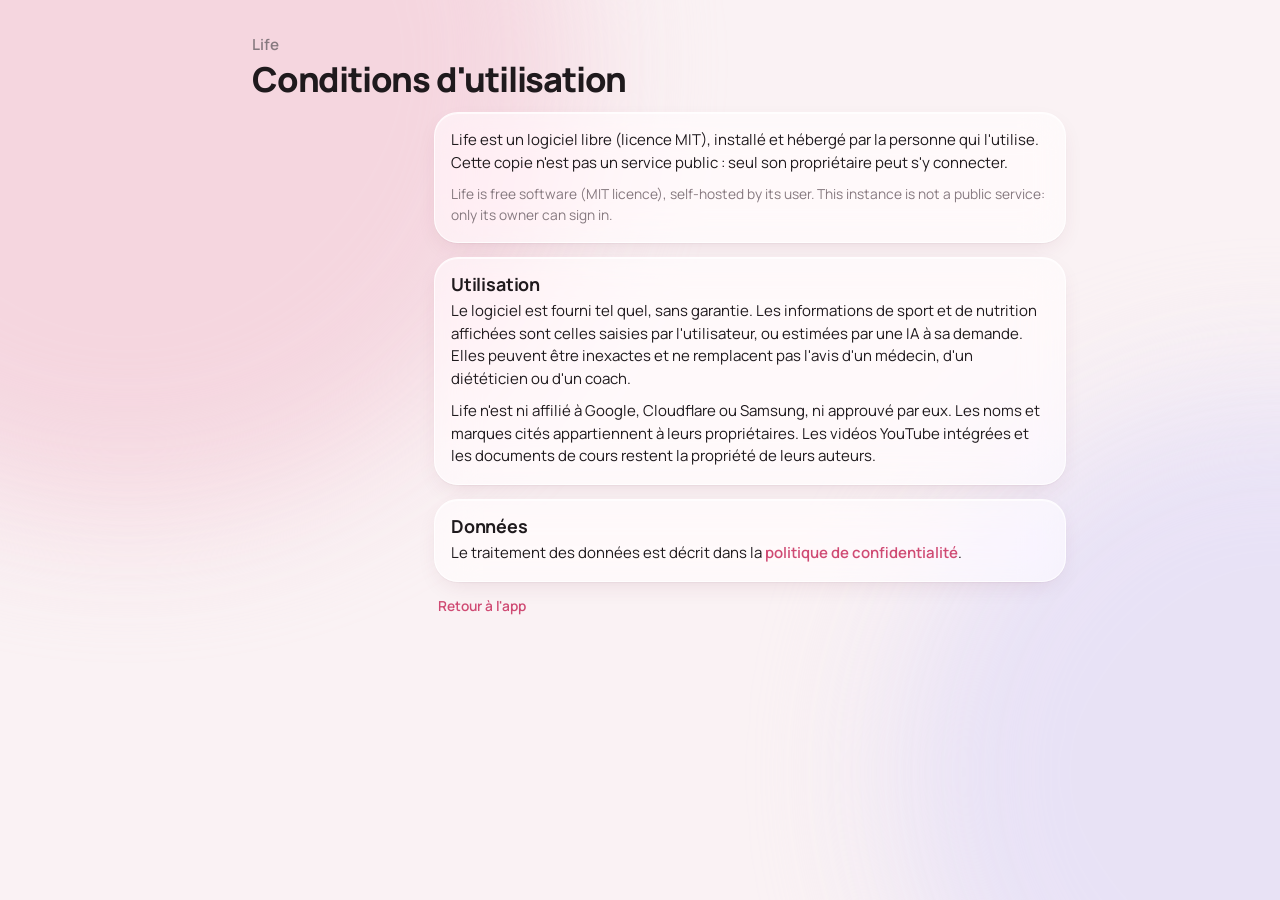
<file: conditions.html>
<!doctype html>
<html lang="fr">
<head>
  <meta charset="utf-8">
  <meta name="viewport" content="width=device-width, initial-scale=1">
  <title>Conditions – Life</title>
  <link rel="icon" href="icon.svg" type="image/svg+xml">
  <link rel="stylesheet" href="https://fonts.googleapis.com/css2?family=Manrope:wght@400;600;700;800&display=swap">
  <link rel="stylesheet" href="styles.css">
  <style>body { padding-bottom: 40px; } main { max-width: 680px; } .group h2 { margin-bottom: 6px; } .group p + p { margin-top: 10px; }</style>
</head>
<body>
  <div class="backdrop" aria-hidden="true"><i></i><i></i></div>
  <header class="topbar"><div><div class="sub">Life</div><h1>Conditions d'utilisation</h1></div></header>
  <main>
    <section class="group">
      <p>Life est un logiciel libre (licence MIT), installé et hébergé par la personne qui l'utilise. Cette copie n'est pas un service public : seul son propriétaire peut s'y connecter.</p>
      <p lang="en" class="muted small">Life is free software (MIT licence), self-hosted by its user. This instance is not a public service: only its owner can sign in.</p>
    </section>
    <section class="group">
      <h2>Utilisation</h2>
      <p>Le logiciel est fourni tel quel, sans garantie. Les informations de sport et de nutrition affichées sont celles saisies par l'utilisateur, ou estimées par une IA à sa demande. Elles peuvent être inexactes et ne remplacent pas l'avis d'un médecin, d'un diététicien ou d'un coach.</p>
      <p>Life n'est ni affilié à Google, Cloudflare ou Samsung, ni approuvé par eux. Les noms et marques cités appartiennent à leurs propriétaires. Les vidéos YouTube intégrées et les documents de cours restent la propriété de leurs auteurs.</p>
    </section>
    <section class="group">
      <h2>Données</h2>
      <p>Le traitement des données est décrit dans la <a href="confidentialite">politique de confidentialité</a>.</p>
    </section>
    <p class="small" style="margin-left:4px"><a href="./">Retour à l'app</a></p>
  </main>
</body>
</html>
</file>
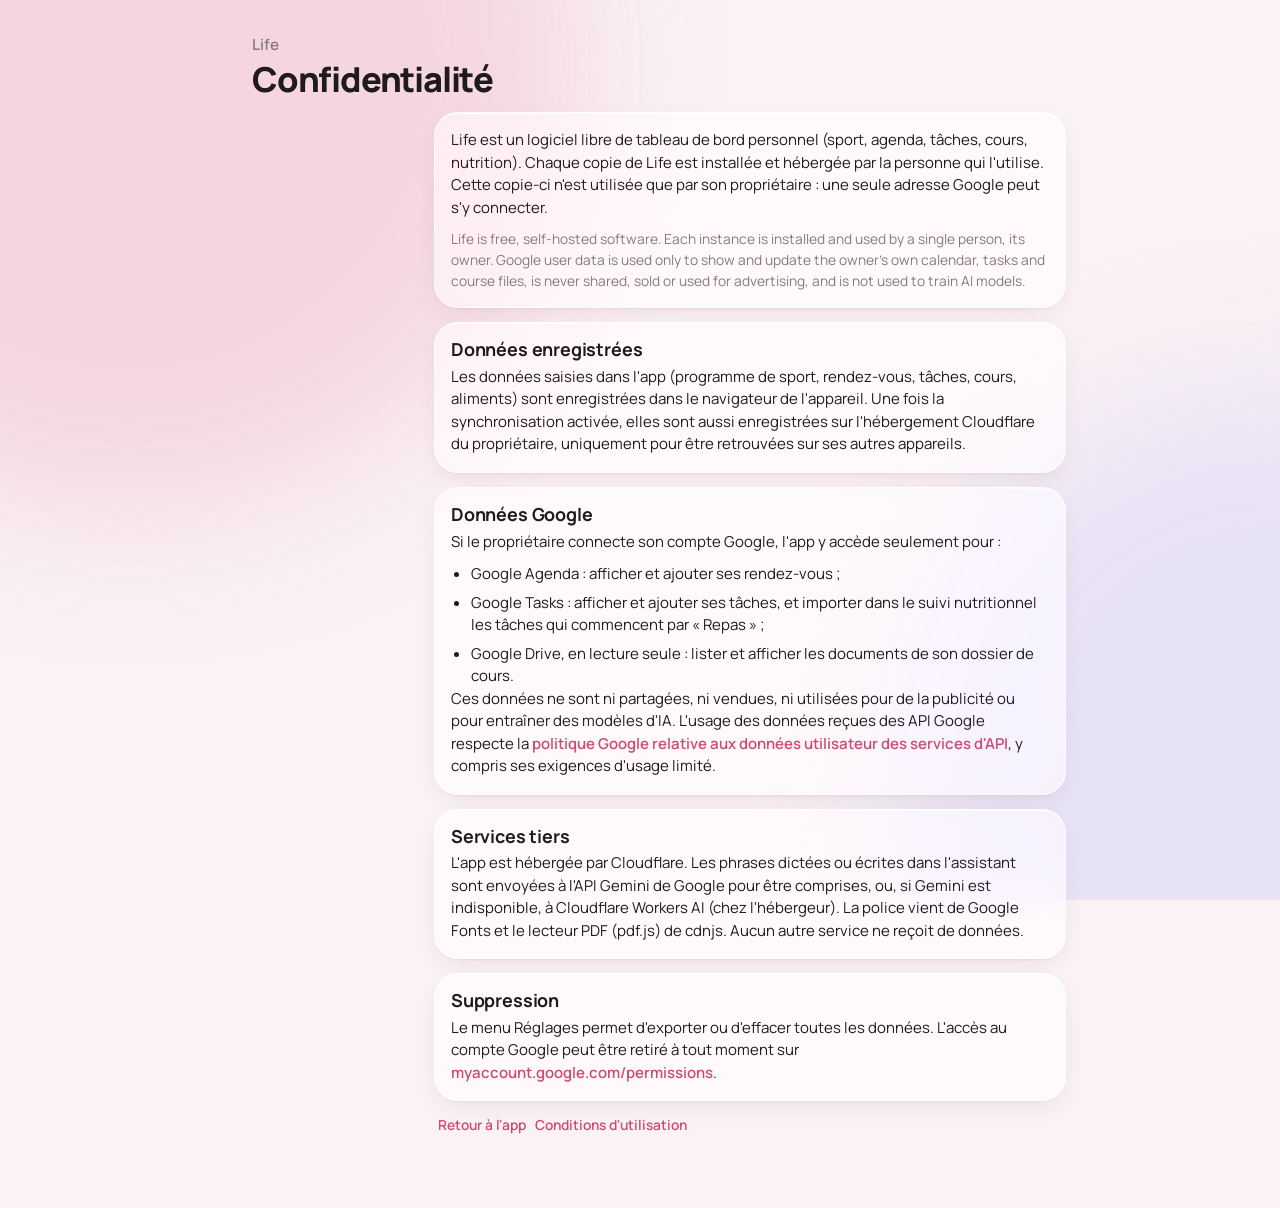
<file: confidentialite.html>
<!doctype html>
<html lang="fr">
<head>
  <meta charset="utf-8">
  <meta name="viewport" content="width=device-width, initial-scale=1">
  <title>Confidentialité – Life</title>
  <link rel="icon" href="icon.svg" type="image/svg+xml">
  <link rel="stylesheet" href="https://fonts.googleapis.com/css2?family=Manrope:wght@400;600;700;800&display=swap">
  <link rel="stylesheet" href="styles.css">
  <style>body { padding-bottom: 40px; } main { max-width: 680px; } .group h2 { margin-bottom: 6px; } .group p + p, .group ul { margin-top: 10px; } .group ul { padding-left: 20px; margin-bottom: 0; } .group li + li { margin-top: 6px; }</style>
</head>
<body>
  <div class="backdrop" aria-hidden="true"><i></i><i></i></div>
  <header class="topbar"><div><div class="sub">Life</div><h1>Confidentialité</h1></div></header>
  <main>
    <section class="group">
      <p>Life est un logiciel libre de tableau de bord personnel (sport, agenda, tâches, cours, nutrition). Chaque copie de Life est installée et hébergée par la personne qui l'utilise. Cette copie-ci n'est utilisée que par son propriétaire : une seule adresse Google peut s'y connecter.</p>
      <p lang="en" class="muted small">Life is free, self-hosted software. Each instance is installed and used by a single person, its owner. Google user data is used only to show and update the owner's own calendar, tasks and course files, is never shared, sold or used for advertising, and is not used to train AI models.</p>
    </section>
    <section class="group">
      <h2>Données enregistrées</h2>
      <p>Les données saisies dans l'app (programme de sport, rendez-vous, tâches, cours, aliments) sont enregistrées dans le navigateur de l'appareil. Une fois la synchronisation activée, elles sont aussi enregistrées sur l'hébergement Cloudflare du propriétaire, uniquement pour être retrouvées sur ses autres appareils.</p>
    </section>
    <section class="group">
      <h2>Données Google</h2>
      <p>Si le propriétaire connecte son compte Google, l'app y accède seulement pour :</p>
      <ul>
        <li>Google Agenda : afficher et ajouter ses rendez-vous ;</li>
        <li>Google Tasks : afficher et ajouter ses tâches, et importer dans le suivi nutritionnel les tâches qui commencent par « Repas » ;</li>
        <li>Google Drive, en lecture seule : lister et afficher les documents de son dossier de cours.</li>
      </ul>
      <p>Ces données ne sont ni partagées, ni vendues, ni utilisées pour de la publicité ou pour entraîner des modèles d'IA. L'usage des données reçues des API Google respecte la <a href="https://developers.google.com/terms/api-services-user-data-policy" rel="noopener">politique Google relative aux données utilisateur des services d'API</a>, y compris ses exigences d'usage limité.</p>
    </section>
    <section class="group">
      <h2>Services tiers</h2>
      <p>L'app est hébergée par Cloudflare. Les phrases dictées ou écrites dans l'assistant sont envoyées à l'API Gemini de Google pour être comprises, ou, si Gemini est indisponible, à Cloudflare Workers AI (chez l'hébergeur). La police vient de Google Fonts et le lecteur PDF (pdf.js) de cdnjs. Aucun autre service ne reçoit de données.</p>
    </section>
    <section class="group">
      <h2>Suppression</h2>
      <p>Le menu Réglages permet d'exporter ou d'effacer toutes les données. L'accès au compte Google peut être retiré à tout moment sur <a href="https://myaccount.google.com/permissions" rel="noopener">myaccount.google.com/permissions</a>.</p>
    </section>
    <p class="small" style="margin-left:4px"><a href="./">Retour à l'app</a>&nbsp;&nbsp; <a href="conditions">Conditions d'utilisation</a></p>
  </main>
</body>
</html>
</file>
<file: styles.css>
/* =========================================================
   Thème : verre dépoli sur fond teinté.
   Clair = blanc rosé + framboise. Sombre = gris foncé + bleu.
   data-theme (light|dark) force le thème, data-bg change la teinte,
   --accent peut être surchargé depuis les réglages.
   ========================================================= */
:root {
  --bg: #faf2f4;
  --blob1: #f4d3dd;
  --blob2: #e6e0f6;
  --glass-rgb: 255 255 255;
  --ga: .58;
  --gblur: 20px;
  --hl: rgb(255 255 255 / .7);
  --glass: rgb(var(--glass-rgb) / var(--ga));
  --glass-strong: rgb(var(--glass-rgb) / min(.94, calc(var(--ga) + .3)));
  --glass-border: rgb(255 255 255 / .75);
  --hair: rgb(60 30 45 / .08);
  --text: #1f1a1d;
  --muted: #86797f;
  --faint: rgb(60 30 45 / .06);
  --accent: #cf4a73;
  --on-accent: #ffffff;
  --danger: #d6344a;
  --warn: #c7771a;
  --ok: #2f9e62;
  --protein: #5b7cfa;
  --fat: #e8a33d;
  --carb: #45b07c;
  --shadow: 0 1px 1px rgb(80 30 50 / .04), 0 8px 24px -8px rgb(120 40 70 / .14);
  --shadow-lift: 0 2px 4px rgb(80 30 50 / .06), 0 14px 32px -10px rgb(120 40 70 / .24);
  --accent-soft: color-mix(in srgb, var(--accent) 14%, transparent);
  --spring: cubic-bezier(.34, 1.56, .64, 1);
  --ease: cubic-bezier(.22, .8, .25, 1);
  --r-group: 24px;
  --r-ctl: 14px;
  color-scheme: light;
}
:root[data-bg="neutre"] { --bg: #f4f4f6; --blob1: #e4e4ea; --blob2: #ebe7f1; --hair: rgb(30 30 40 / .08); --faint: rgb(30 30 40 / .05); }
:root[data-bg="bleute"] { --bg: #f1f5fb; --blob1: #d6e4fa; --blob2: #e3e0f7; --hair: rgb(30 40 70 / .08); --faint: rgb(30 40 70 / .05); }
:root[data-bg="sauge"]  { --bg: #f2f6f1; --blob1: #d8e8d6; --blob2: #ece8d8; --hair: rgb(30 50 30 / .08); --faint: rgb(30 50 30 / .05); }

@media (prefers-color-scheme: dark) {
  :root:not([data-theme="light"]) {
    --bg: #1c1c1e;
    --blob1: #3a2a33;
    --blob2: #262b3d;
    --glass-rgb: 44 44 46;
    --ga: .62;
    --hl: rgb(255 255 255 / .1);
    --glass-border: rgb(255 255 255 / .08);
    --hair: rgb(255 255 255 / .08);
    --text: #f2f2f4;
    --muted: #9b9ba2;
    --faint: rgb(255 255 255 / .06);
    --accent: #0a84ff;
    --danger: #ff5a5f;
    --warn: #ffb340;
    --ok: #32d27a;
    --protein: #7d9bff;
    --fat: #ffc25c;
    --carb: #5fd39a;
    --shadow: 0 8px 24px -10px rgb(0 0 0 / .5);
    --shadow-lift: 0 14px 32px -10px rgb(0 0 0 / .6);
    color-scheme: dark;
  }
  :root[data-bg="neutre"]:not([data-theme="light"]) { --blob1: #2e2e33; --blob2: #2a2a30; }
  :root[data-bg="bleute"]:not([data-theme="light"]) { --blob1: #1f2d45; --blob2: #2a2742; }
  :root[data-bg="sauge"]:not([data-theme="light"])  { --blob1: #22332a; --blob2: #33302a; }
}
:root[data-theme="dark"] {
  --bg: #1c1c1e;
  --blob1: #3a2a33;
  --blob2: #262b3d;
  --glass-rgb: 44 44 46;
  --ga: .62;
  --hl: rgb(255 255 255 / .1);
  --glass-border: rgb(255 255 255 / .08);
  --hair: rgb(255 255 255 / .08);
  --text: #f2f2f4;
  --muted: #9b9ba2;
  --faint: rgb(255 255 255 / .06);
  --accent: #0a84ff;
  --danger: #ff5a5f;
  --warn: #ffb340;
  --ok: #32d27a;
  --protein: #7d9bff;
  --fat: #ffc25c;
  --carb: #5fd39a;
  --shadow: 0 8px 24px -10px rgb(0 0 0 / .5);
  --shadow-lift: 0 14px 32px -10px rgb(0 0 0 / .6);
  color-scheme: dark;
}
:root[data-theme="dark"][data-bg="neutre"] { --blob1: #2e2e33; --blob2: #2a2a30; }
:root[data-theme="dark"][data-bg="bleute"] { --blob1: #1f2d45; --blob2: #2a2742; }
:root[data-theme="dark"][data-bg="sauge"]  { --blob1: #22332a; --blob2: #33302a; }

* { box-sizing: border-box; }
html { -webkit-text-size-adjust: 100%; interpolate-size: allow-keywords; -webkit-tap-highlight-color: transparent; }
body {
  margin: 0;
  min-height: 100dvh;
  background: var(--bg);
  color: var(--text);
  font: 15px/1.5 "Manrope", system-ui, -apple-system, "Segoe UI", Roboto, sans-serif;
  font-feature-settings: "tnum" 0;
  padding-bottom: calc(108px + env(safe-area-inset-bottom));
  transition: background-color .4s var(--ease), color .4s var(--ease);
}
/* halos flous derrière le verre */
.backdrop { position: fixed; inset: 0; z-index: -1; overflow: hidden; pointer-events: none; }
.backdrop i { position: absolute; border-radius: 50%; filter: blur(70px); opacity: .9; transition: background-color .6s var(--ease); }
.backdrop i:nth-child(1) { width: 70vmax; height: 70vmax; left: -25vmax; top: -30vmax; background: var(--blob1); }
.backdrop i:nth-child(2) { width: 60vmax; height: 60vmax; right: -30vmax; bottom: -20vmax; background: var(--blob2); }

h1, h2, h3 { margin: 0; line-height: 1.15; }
h2 { font-size: 1.12rem; font-weight: 700; letter-spacing: -.01em; }
h3 { font-size: .95rem; font-weight: 700; }
p { margin: 0; }
a { color: var(--accent); text-decoration: none; font-weight: 600; }
button, input, select, textarea { font: inherit; color: inherit; }
.num { font-variant-numeric: tabular-nums; }
svg.i { width: 20px; height: 20px; flex: none; stroke: currentColor; fill: none; stroke-width: 1.8; stroke-linecap: round; stroke-linejoin: round; }
svg.i.sm { width: 16px; height: 16px; }
svg.i.lg { width: 26px; height: 26px; }

/* ---------- en-tête ---------- */
.topbar {
  display: flex; align-items: flex-end; justify-content: space-between; gap: 12px;
  max-width: 720px; margin: 0 auto;
  padding: calc(18px + env(safe-area-inset-top)) 20px 14px;
}
.topbar h1 { font-size: 2.15rem; font-weight: 800; letter-spacing: -.035em; }
.topbar .sub { color: var(--muted); font-weight: 600; font-size: .95rem; margin-bottom: 2px; text-transform: capitalize; }
.topbar .sub:empty { display: none; }
main { padding: 0 16px 24px; max-width: 720px; margin: 0 auto; }

/* ---------- barre d'onglets flottante ---------- */
.tabs {
  position: fixed; z-index: 10;
  left: 50%; bottom: calc(14px + env(safe-area-inset-bottom));
  transform: translateX(-50%);
  width: min(460px, calc(100vw - 24px));
  display: grid; grid-template-columns: repeat(6, 1fr);
  padding: 6px;
  border-radius: 30px;
  background: var(--glass-strong);
  border: 1px solid var(--glass-border);
  box-shadow: var(--shadow-lift), inset 0 1px 0 var(--hl);
  backdrop-filter: blur(calc(var(--gblur) + 4px)) saturate(180%);
  -webkit-backdrop-filter: blur(calc(var(--gblur) + 4px)) saturate(180%);
}
.tabs button {
  position: relative; z-index: 1;
  border: 0; background: none; cursor: pointer;
  display: flex; flex-direction: column; align-items: center; gap: 3px;
  padding: 8px 0 6px; border-radius: 24px;
  font-size: .64rem; font-weight: 600; color: var(--muted);
  transition: color .3s var(--ease), transform .45s var(--spring);
}
.tabs button:active { transform: scale(.88); }
.tabs button.active { color: var(--accent); }
.tabs button.active svg.i { stroke-width: 2.1; }
.tab-bubble {
  position: absolute; z-index: 0; top: 0; left: 0;
  border-radius: 24px;
  background: var(--accent-soft);
  transition: transform .55s var(--spring), width .55s var(--spring), height .55s var(--spring);
}

@media (min-width: 900px) {
  body { padding: 0 0 0 236px; }
  .tabs {
    left: 16px; top: 16px; bottom: 16px; transform: none;
    width: 204px; grid-template-columns: 1fr; align-content: start; gap: 2px;
    padding: 76px 10px 10px; border-radius: 28px;
  }
  .tabs button { flex-direction: row; gap: 12px; padding: 11px 14px; font-size: .95rem; border-radius: 16px; }
  .tab-bubble { border-radius: 16px; }
  .topbar { padding-top: 34px; }
}

/* ---------- groupes en verre ---------- */
.group {
  background: var(--glass);
  border: 1px solid var(--glass-border);
  border-radius: var(--r-group);
  box-shadow: var(--shadow), inset 0 1px 0 var(--hl);
  backdrop-filter: blur(var(--gblur)) saturate(170%);
  -webkit-backdrop-filter: blur(var(--gblur)) saturate(170%);
  padding: 16px;
  margin-bottom: 14px;
}
.group-head { display: flex; align-items: center; justify-content: space-between; gap: 10px; margin-bottom: 8px; min-height: 34px; }
.group-head h2 { display: flex; align-items: center; gap: 9px; }
.group-head h2 svg { color: var(--accent); }
.section-label { margin: 22px 4px 8px; font-size: .88rem; font-weight: 700; color: var(--muted); }

.muted { color: var(--muted); }
.small { font-size: .86rem; }
.row { display: flex; align-items: center; gap: 8px; }
.grow { flex: 1; min-width: 0; }
.empty { color: var(--muted); padding: 10px 2px 4px; font-size: .92rem; }

/* ---------- boutons : petit rebond ---------- */
.btn, .icon-btn, .chip, .swatch, .seg button {
  transition: transform .45s var(--spring), background-color .25s var(--ease), color .25s var(--ease), box-shadow .3s var(--ease), border-color .25s var(--ease);
}
.btn {
  display: inline-flex; align-items: center; justify-content: center; gap: 7px;
  border: 0; border-radius: 999px; padding: 9px 16px; cursor: pointer;
  font-weight: 700; font-size: .9rem; white-space: nowrap;
  background: var(--faint); color: var(--text);
}
.btn.primary { background: var(--accent); color: var(--on-accent); box-shadow: 0 6px 16px -6px color-mix(in srgb, var(--accent) 70%, transparent); }
.btn.tint { background: var(--accent-soft); color: var(--accent); }
.btn.danger { color: var(--danger); }
.btn.sm { padding: 6px 12px; font-size: .82rem; }
.btn.block { width: 100%; padding: 13px 16px; }
.btn:disabled { opacity: .4; cursor: default; }
.icon-btn {
  border: 0; cursor: pointer; color: var(--muted); background: transparent;
  width: 36px; height: 36px; border-radius: 50%; flex: none;
  display: inline-grid; place-items: center;
}
.icon-btn.glass { background: var(--glass-strong); border: 1px solid var(--glass-border); box-shadow: var(--shadow); color: var(--text); width: 42px; height: 42px; }
@media (hover: hover) {
  .btn:not(:disabled):hover, .chip:hover, .swatch:hover { transform: translateY(-2px) scale(1.04); }
  .btn.primary:not(:disabled):hover { box-shadow: 0 10px 22px -8px color-mix(in srgb, var(--accent) 80%, transparent); }
  .icon-btn:hover { transform: scale(1.12); color: var(--text); background: var(--faint); }
  .icon-btn.glass:hover { background: var(--glass-strong); }
}
.btn:not(:disabled):active, .chip:active, .swatch:active, .seg button:active { transform: scale(.94); transition-duration: .12s; }
.icon-btn:active { transform: scale(.86); transition-duration: .12s; }
:focus-visible { outline: 2px solid var(--accent); outline-offset: 2px; }

/* ---------- champs ---------- */
input[type=text], input[type=number], input[type=date], input[type=time], input[type=url], select, textarea {
  width: 100%; padding: 11px 14px;
  background: var(--faint); border: 1px solid transparent; border-radius: var(--r-ctl);
  transition: border-color .2s var(--ease), background-color .2s var(--ease), box-shadow .2s var(--ease);
}
input::placeholder, textarea::placeholder { color: var(--muted); opacity: .8; }
input:focus, select:focus, textarea:focus { outline: none; border-color: var(--accent); background: var(--glass-strong); box-shadow: 0 0 0 4px var(--accent-soft); }
textarea { min-height: 76px; resize: vertical; }
label.field { display: block; margin-bottom: 12px; }
label.field > span { display: block; font-size: .8rem; font-weight: 600; color: var(--muted); margin: 0 0 5px 4px; }
label.field.check-field { display: flex; align-items: center; gap: 10px; font-weight: 600; }
.field-grid { display: grid; grid-template-columns: 1fr 1fr; gap: 0 10px; }
.field-grid .full { grid-column: 1 / -1; }
.hint { font-size: .76rem; color: var(--muted); margin: 4px 0 0 4px; }

/* puces (jours, filtres) */
.chips { display: flex; gap: 6px; overflow-x: auto; padding: 2px 2px 8px; margin: 0 -2px 6px; scrollbar-width: none; }
.chips::-webkit-scrollbar { display: none; }
.chip {
  position: relative; border: 1px solid var(--glass-border); background: var(--glass);
  backdrop-filter: blur(var(--gblur)); -webkit-backdrop-filter: blur(var(--gblur));
  box-shadow: inset 0 1px 0 var(--hl);
  border-radius: 999px; padding: 7px 14px; cursor: pointer; white-space: nowrap;
  font-size: .88rem; font-weight: 600; text-transform: capitalize;
}
.chip.active { background: var(--accent); border-color: transparent; color: var(--on-accent); }
.chip.today:not(.active) { color: var(--accent); }
.chip .count {
  display: inline-grid; place-items: center; min-width: 18px; height: 18px; margin-left: 6px; padding: 0 5px;
  border-radius: 9px; font-size: .7rem; background: var(--faint);
}
.chip.active .count { background: rgb(255 255 255 / .25); }

/* segmented control */
.seg { display: grid; grid-auto-flow: column; grid-auto-columns: 1fr; gap: 3px; padding: 3px; border-radius: 14px; background: var(--faint); }
.seg button { border: 0; background: none; border-radius: 11px; padding: 8px; font-weight: 600; font-size: .88rem; cursor: pointer; color: var(--muted); }
.seg button.on { background: var(--glass-strong); color: var(--text); box-shadow: 0 1px 4px rgb(0 0 0 / .1); }

/* ---------- feuille (dialog) ---------- */
dialog {
  border: 0; padding: 0; margin: auto auto 0;
  width: 100%; max-width: 520px; max-height: 92dvh;
  border-radius: 28px 28px 0 0;
  background: var(--glass-strong); color: var(--text);
  backdrop-filter: blur(30px) saturate(180%); -webkit-backdrop-filter: blur(30px) saturate(180%);
  box-shadow: 0 -10px 40px rgb(0 0 0 / .18);
  opacity: 0; transform: translateY(40px);
  transition: opacity .3s var(--ease), transform .5s var(--spring), overlay .3s allow-discrete, display .3s allow-discrete;
}
dialog[open] { opacity: 1; transform: none; }
@starting-style { dialog[open] { opacity: 0; transform: translateY(40px); } }
dialog::backdrop { background: rgb(20 10 15 / 0); backdrop-filter: blur(0); transition: background-color .3s, backdrop-filter .3s, overlay .3s allow-discrete, display .3s allow-discrete; }
dialog[open]::backdrop { background: rgb(20 10 15 / .28); backdrop-filter: blur(4px); }
@starting-style { dialog[open]::backdrop { background: rgb(20 10 15 / 0); backdrop-filter: blur(0); } }
dialog > form, .sheet { padding: 10px 20px calc(20px + env(safe-area-inset-bottom)); max-height: 92dvh; overflow-y: auto; }
dialog > form::before, .sheet::before { content: ""; display: block; width: 38px; height: 5px; border-radius: 3px; background: var(--hair); margin: 0 auto 14px; }
dialog h2 { font-size: 1.3rem; margin-bottom: 16px; letter-spacing: -.02em; }
.dialog-actions { display: flex; justify-content: flex-end; gap: 8px; margin-top: 8px; }
@media (min-width: 600px) {
  dialog { margin: auto; border-radius: 28px; transform: scale(.94); }
  @starting-style { dialog[open] { transform: scale(.94); } }
  dialog > form::before, .sheet::before { display: none; }
  dialog > form, .sheet { padding-top: 22px; }
}

/* ---------- réglages ---------- */
.set-block + .set-block { margin-top: 20px; }
.set-block h3 { margin: 0 0 10px 2px; }
.swatches { display: flex; flex-wrap: wrap; gap: 10px; align-items: center; }
.swatch {
  width: 36px; height: 36px; border-radius: 50%; cursor: pointer; padding: 0;
  border: 3px solid var(--glass-strong); box-shadow: 0 0 0 1px var(--hair);
  display: grid; place-items: center; color: #fff;
}
.swatch.on { box-shadow: 0 0 0 2px var(--text); }
.swatch.auto { background: conic-gradient(#cf4a73 0 50%, #0a84ff 0 100%); }
.swatch.custom { position: relative; background: conic-gradient(red, yellow, lime, aqua, blue, magenta, red); overflow: hidden; }
.swatch.custom input { position: absolute; inset: 0; opacity: 0; cursor: pointer; }
.bg-swatches { display: grid; grid-template-columns: repeat(4, 1fr); gap: 8px; }
.bg-swatch {
  border: 2px solid transparent; border-radius: 16px; padding: 10px 6px 8px; cursor: pointer;
  background: var(--faint); font-size: .78rem; font-weight: 600; text-align: center;
  transition: transform .45s var(--spring), border-color .2s;
}
.bg-swatch i { display: block; height: 26px; border-radius: 10px; margin-bottom: 6px; border: 1px solid var(--hair); }
.bg-swatch.on { border-color: var(--accent); }
.bg-swatch:active { transform: scale(.94); }
.data-actions { display: grid; gap: 8px; }
.data-actions .btn { justify-content: flex-start; padding: 12px 16px; border-radius: 16px; }

/* ---------- lignes de liste ---------- */
.item {
  display: flex; align-items: flex-start; gap: 12px;
  padding: 12px 2px; border-top: 1px solid var(--hair);
}
.item:first-child { border-top: 0; padding-top: 4px; }
.item-time { font-variant-numeric: tabular-nums; font-weight: 700; min-width: 50px; color: var(--accent); }
.item-title { font-weight: 650; }
.item-sub { font-size: .84rem; color: var(--muted); display: flex; align-items: center; gap: 5px; flex-wrap: wrap; }
.item .icon-btn { margin: -6px -6px 0 0; }

/* case à cocher avec « pop » */
.check {
  appearance: none; width: 24px; height: 24px; flex: none; margin: 0;
  border: 2px solid var(--muted); border-radius: 50%; cursor: pointer; opacity: .7;
  display: grid; place-items: center;
  transition: background-color .2s, border-color .2s, opacity .2s;
}
.check:checked { background: var(--accent); border-color: var(--accent); opacity: 1; animation: pop .45s var(--spring); }
.check:checked::after {
  content: ""; width: 10px; height: 6px; margin-top: -2px;
  border: solid var(--on-accent); border-width: 0 0 2.4px 2.4px; transform: rotate(-45deg);
}
@keyframes pop { 0% { transform: scale(.6); } 60% { transform: scale(1.18); } 100% { transform: scale(1); } }
.done-text { text-decoration: line-through; color: var(--muted); }
.due { font-size: .8rem; color: var(--muted); font-weight: 600; }
.due.late { color: var(--danger); }

/* ---------- sport ---------- */
input[type=text].day-name {
  width: 100%; border: 0; background: transparent; padding: 4px 4px 10px;
  font-size: 1.35rem; font-weight: 800; letter-spacing: -.02em;
}
input[type=text].day-name:focus { box-shadow: none; background: transparent; border-color: transparent; }
.start-card { display: flex; align-items: center; gap: 12px; }
.start-card .meta { color: var(--muted); font-size: .88rem; font-weight: 600; }
details.exercise { border-top: 1px solid var(--hair); }
details.exercise:first-child { border-top: 0; }
details.exercise > summary {
  list-style: none; cursor: pointer; padding: 12px 2px;
  display: flex; align-items: center; gap: 12px;
}
details.exercise > summary::-webkit-details-marker { display: none; }
details.exercise > summary .chev { color: var(--muted); transition: transform .45s var(--spring); }
details.exercise[open] > summary .chev { transform: rotate(90deg); }
details.exercise::details-content { block-size: 0; overflow: hidden; transition: block-size .45s var(--ease), content-visibility .45s allow-discrete; }
details.exercise[open]::details-content { block-size: auto; }
.ex-num {
  width: 30px; height: 30px; border-radius: 50%; flex: none;
  background: var(--accent-soft); color: var(--accent);
  display: grid; place-items: center; font-size: .82rem; font-weight: 800;
}
.ex-name { font-weight: 700; }
.ex-meta { font-size: .84rem; color: var(--muted); }
.ex-body { padding: 0 2px 14px 44px; }
.video { position: relative; aspect-ratio: 16 / 9; border-radius: 18px; overflow: hidden; background: #000; margin-bottom: 12px; }
.video iframe { position: absolute; inset: 0; width: 100%; height: 100%; border: 0; }
.ex-actions { display: flex; gap: 6px; flex-wrap: wrap; }

/* ---------- minuteur ---------- */
.timer {
  position: fixed; inset: 0; z-index: 50;
  background: var(--bg);
  display: flex; flex-direction: column;
  padding: max(18px, env(safe-area-inset-top)) 20px max(20px, env(safe-area-inset-bottom));
  animation: rise .5s var(--spring);
}
.timer[hidden] { display: none; }
@keyframes rise { from { opacity: 0; transform: translateY(30px) scale(.98); } }
.timer-top { display: flex; justify-content: space-between; align-items: center; gap: 12px; }
.timer-progress { height: 4px; border-radius: 2px; background: var(--faint); margin: 14px 0; overflow: hidden; }
.timer-progress > div { height: 100%; background: var(--accent); border-radius: 2px; transition: width .5s var(--ease); }
.timer-main { flex: 1; display: flex; flex-direction: column; align-items: center; justify-content: center; text-align: center; gap: 4px; }
.timer-kind { font-weight: 700; color: var(--accent); }
.timer.rest .timer-kind { color: var(--ok); }
.timer-name { font-size: 1.9rem; font-weight: 800; letter-spacing: -.03em; }
.timer-sub { color: var(--muted); font-weight: 600; }
.ring { position: relative; width: min(72vw, 300px); aspect-ratio: 1; margin: 18px 0; display: grid; place-items: center; }
.ring svg { position: absolute; inset: 0; transform: rotate(-90deg); }
.ring circle { fill: none; stroke-width: 8; }
.ring .track { stroke: var(--faint); }
.ring .prog { stroke: var(--accent); stroke-linecap: round; transition: stroke-dashoffset .25s linear, stroke .3s; }
.timer.rest .ring .prog { stroke: var(--ok); }
.timer-clock { font-size: clamp(3.4rem, 17vw, 5.4rem); font-weight: 800; font-variant-numeric: tabular-nums; letter-spacing: -.04em; line-height: 1; }
.timer-reps { font-size: clamp(3rem, 15vw, 4.6rem); font-weight: 800; letter-spacing: -.03em; line-height: 1; }
.timer-reps small { display: block; font-size: .95rem; font-weight: 600; color: var(--muted); letter-spacing: 0; margin-top: 6px; }
.timer-next { color: var(--muted); font-size: .92rem; font-weight: 600; }
.timer-controls { display: flex; justify-content: center; align-items: center; gap: 16px; }
.timer-controls .icon-btn { width: 58px; height: 58px; background: var(--faint); color: var(--text); }
.timer-controls .btn.primary { min-width: 150px; padding: 18px 24px; font-size: 1.05rem; }
.timer-stop { display: flex; justify-content: center; margin-top: 14px; }
.timer-done { font-size: 2.2rem; font-weight: 800; letter-spacing: -.03em; animation: pop .6s var(--spring); }

/* ---------- agenda ---------- */
.cal-head { display: flex; align-items: center; justify-content: space-between; margin-bottom: 8px; }
.cal-head h2 { text-transform: capitalize; font-size: 1.15rem; }
.cal-grid { display: grid; grid-template-columns: repeat(7, 1fr); gap: 2px; }
.cal-dow { text-align: center; font-size: .74rem; font-weight: 700; color: var(--muted); padding: 4px 0; }
.cal-day {
  aspect-ratio: 1; border: 0; border-radius: 50%; background: none; cursor: pointer;
  display: flex; flex-direction: column; align-items: center; justify-content: center; gap: 2px;
  font-size: .95rem; font-weight: 600; padding: 0; font-variant-numeric: tabular-nums;
  transition: transform .4s var(--spring), background-color .25s var(--ease), color .25s;
}
.cal-day:active { transform: scale(.85); }
.cal-day.other { color: var(--muted); opacity: .45; }
.cal-day.today { color: var(--accent); font-weight: 800; }
.cal-day.selected { background: var(--accent); color: var(--on-accent); }
.cal-dots { display: flex; gap: 3px; height: 5px; }
.cal-dots i { width: 5px; height: 5px; border-radius: 50%; background: var(--accent); }
.cal-dots i.course { background: var(--warn); }
.cal-day.selected .cal-dots i { background: var(--on-accent); }
@media (min-width: 600px) { .cal-day { aspect-ratio: auto; height: 52px; border-radius: 16px; } }

/* ---------- tâches ---------- */
.quick-add { display: flex; gap: 8px; align-items: center; }
.quick-add input[type=date] { width: auto; flex: none; }

/* ---------- cours ---------- */
.course-type { font-size: .72rem; font-weight: 800; padding: 3px 9px; border-radius: 999px; flex: none; margin-top: 1px; }
/* couleur par catégorie via --c (réglable dans « Catégories ») */
.course-type { background: color-mix(in srgb, var(--c, #8a8a93) 16%, transparent); color: color-mix(in srgb, var(--c, #8a8a93) 78%, var(--text)); }

/* ---------- nutrition ---------- */
.date-nav { display: flex; align-items: center; justify-content: space-between; margin-bottom: 12px; }
.date-nav strong { text-transform: capitalize; font-size: 1.02rem; }
.kcal { font-size: 2.4rem; font-weight: 800; letter-spacing: -.04em; line-height: 1; font-variant-numeric: tabular-nums; }
.kcal small { font-size: .9rem; font-weight: 700; color: var(--muted); letter-spacing: 0; margin-left: 4px; }
.macro { margin-top: 14px; }
.macro-head { display: flex; justify-content: space-between; font-size: .9rem; font-weight: 600; margin-bottom: 6px; }
.bar { height: 8px; border-radius: 4px; background: var(--faint); overflow: hidden; }
.bar > div { height: 100%; border-radius: 4px; transition: width .8s var(--spring); }
.bar.p > div { background: var(--protein); }
.bar.l > div { background: var(--fat); }
.bar.g > div { background: var(--carb); }
.bar.over > div { background: var(--danger); }
.macro-add { display: grid; grid-template-columns: 1fr 1fr 1fr; gap: 8px; }
.macro-add .full { grid-column: 1 / -1; }
.macro-nums { font-variant-numeric: tabular-nums; font-size: .84rem; color: var(--muted); white-space: nowrap; font-weight: 600; }
.mini-macros { display: grid; grid-template-columns: repeat(3, 1fr); gap: 14px; }
.mini-macros .macro { margin-top: 4px; }
.mini-macros .macro-head { flex-direction: column; gap: 0; font-size: .82rem; }
.history { width: 100%; border-collapse: collapse; font-size: .86rem; font-variant-numeric: tabular-nums; }
.history th, .history td { padding: 8px 4px; text-align: right; border-top: 1px solid var(--hair); }
.history th:first-child, .history td:first-child { text-align: left; }
.history th { color: var(--muted); font-weight: 600; border-top: 0; }
.st-ok { color: var(--ok); font-weight: 700; }
.st-low { color: var(--warn); font-weight: 700; }
.st-high { color: var(--danger); font-weight: 700; }

/* ---------- transitions de page ---------- */
::view-transition-old(main) { animation: vt-out .18s var(--ease) both; }
::view-transition-new(main) { animation: vt-in .42s var(--spring) both; }
@keyframes vt-out { to { opacity: 0; transform: translateY(-6px); } }
@keyframes vt-in { from { opacity: 0; transform: translateY(12px); } }

@media (prefers-reduced-motion: reduce) {
  *, *::before, *::after, ::view-transition-group(*), ::view-transition-old(*), ::view-transition-new(*) {
    animation-duration: .01ms !important; animation-iteration-count: 1 !important; transition-duration: .01ms !important;
  }
}

/* ---------- réglages : fond perso et verre ---------- */
.bg-swatches.five { grid-template-columns: repeat(5, 1fr); }
.bg-swatch.perso i { background: conic-gradient(from 200deg, #f6c9d6, #d9e6fb, #e3f2dc, #f9e7c8, #f6c9d6); }
.custom-colors { display: grid; grid-template-columns: repeat(3, 1fr); gap: 8px; margin-top: 10px; }
.color-field { display: flex; align-items: center; gap: 8px; padding: 8px 10px; border-radius: 14px; background: var(--faint); font-size: .82rem; font-weight: 600; cursor: pointer; }
.color-field input { width: 26px; height: 26px; border: 0; padding: 0; background: none; border-radius: 50%; cursor: pointer; flex: none; }
.color-field input::-webkit-color-swatch-wrapper { padding: 0; }
.color-field input::-webkit-color-swatch { border: 1px solid var(--hair); border-radius: 50%; }
.slider { display: grid; grid-template-columns: 1fr auto; align-items: center; gap: 4px 12px; margin-bottom: 10px; font-size: .88rem; font-weight: 600; }
.slider input { grid-column: 1 / -1; width: 100%; accent-color: var(--accent); }
.slider output { color: var(--muted); font-variant-numeric: tabular-nums; }

/* ---------- tableau de bord sur grand écran ---------- */
.wide-only { display: none; }
@media (min-width: 1100px) {
  main, .topbar { max-width: 1320px; }
  main { padding: 0 32px 32px 16px; }
  .topbar { padding-left: 16px; padding-right: 32px; }
  .wide-only { display: block; }
  .dash { display: grid; gap: 16px; align-items: start; }
  .dash > .col > .group:last-child { margin-bottom: 0; }
  .dash-today { grid-template-columns: repeat(3, 1fr); }
  .dash-split { grid-template-columns: minmax(0, 1.5fr) minmax(0, 1fr); }
  .dash-even { grid-template-columns: repeat(2, minmax(0, 1fr)); }
  .dash-courses { grid-template-columns: repeat(auto-fill, minmax(340px, 1fr)); }
  .dash-courses .section-label { margin-top: 0; }
  .dash-agenda .cal-day { height: 72px; }
  .sticky { position: sticky; top: 16px; }
  .dash .col > .section-label:first-child { margin-top: 4px; }
}
.week-row { display: flex; align-items: center; gap: 12px; width: 100%; padding: 10px 8px; border: 0; background: none; border-radius: 14px; cursor: pointer; text-align: left; transition: background-color .2s var(--ease), transform .4s var(--spring); }
.week-row:hover { background: var(--faint); }
.week-row:active { transform: scale(.97); }
.week-row.on { background: var(--accent-soft); }
.week-row .d { width: 74px; font-weight: 700; text-transform: capitalize; }
.week-row.today .d { color: var(--accent); }

/* ---------- export : cases à cocher ---------- */
.opt-list { display: grid; gap: 2px; }
.opt { display: flex; align-items: center; gap: 12px; padding: 9px 8px; border-radius: 14px; font-weight: 600; cursor: pointer; transition: background-color .2s var(--ease); }
.opt:hover { background: var(--faint); }

/* ---------- champ fichier ---------- */
.file-input { width: 100%; padding: 8px; border-radius: var(--r-ctl); background: var(--faint); font-size: .86rem; color: var(--muted); }
.file-input::file-selector-button {
  border: 0; border-radius: 999px; padding: 7px 14px; margin-right: 10px; cursor: pointer;
  background: var(--accent-soft); color: var(--accent); font: inherit; font-weight: 700;
  transition: transform .45s var(--spring);
}
.file-input::file-selector-button:active { transform: scale(.94); }

/* ---------- compte ---------- */
.account { display: flex; align-items: center; gap: 12px; padding: 12px 14px; border-radius: 16px; background: var(--faint); }
a.btn { text-decoration: none; }

/* ---------- nutrition : aliments venus de la montre ---------- */
.entry-btn { border: 0; background: none; padding: 0; text-align: left; cursor: pointer; display: flex; flex-wrap: wrap; align-items: center; gap: 6px; min-width: 0; }
.tag-pending, .tag-via { font-size: .68rem; font-weight: 800; padding: 2px 8px; border-radius: 999px; }
.tag-pending { background: color-mix(in srgb, var(--warn) 18%, transparent); color: var(--warn); }
.tag-via { background: var(--accent-soft); color: var(--accent); }

/* ---------- cours : bandeau du dossier Drive ---------- */
.drive-bar { display: flex; align-items: center; gap: 8px; flex-wrap: wrap; margin-bottom: 12px; padding: 10px 12px; border-radius: 18px; background: var(--glass); border: 1px solid var(--glass-border); }
.drive-bar svg { vertical-align: -3px; color: var(--accent); }

/* ---------- catégories de cours ---------- */
.cat-row { display: flex; gap: 10px; align-items: flex-start; padding: 10px 0; border-top: 1px solid var(--hair); }
.cat-row:first-of-type { border-top: 0; }
.cat-row input[type=color] { width: 34px; height: 34px; border: 0; padding: 0; background: none; border-radius: 50%; cursor: pointer; flex: none; margin-top: 4px; }
.cat-row input[type=color]::-webkit-color-swatch-wrapper { padding: 0; }
.cat-row input[type=color]::-webkit-color-swatch { border: 1px solid var(--hair); border-radius: 50%; }
.cat-row .cat-folders { margin-top: 6px; font-size: .84rem; padding: 8px 12px; }
.cat-actions { display: flex; flex-direction: column; gap: 2px; }
.cat-add { display: grid; gap: 8px; margin-top: 14px; padding-top: 14px; border-top: 1px solid var(--hair); }

/* ---------- aperçu des documents ---------- */
.viewer { position: fixed; inset: 0; z-index: 60; background: var(--bg); display: flex; flex-direction: column; animation: rise .45s var(--spring); }
.viewer[hidden] { display: none; }
.viewer-top {
  display: flex; align-items: center; gap: 8px;
  padding: max(10px, env(safe-area-inset-top)) 12px 10px;
  background: var(--glass-strong); border-bottom: 1px solid var(--hair);
  backdrop-filter: blur(20px); -webkit-backdrop-filter: blur(20px);
}
.viewer-title { font-weight: 700; min-width: 0; overflow: hidden; text-overflow: ellipsis; white-space: nowrap; }
.viewer-body { flex: 1; overflow: auto; padding: 12px; }
.viewer-body.frame { padding: 0; }
.viewer-body iframe { width: 100%; height: 100%; border: 0; display: block; background: #fff; }
.pdf-page { width: 100%; max-width: 900px; margin: 0 auto 12px; background: #fff; border-radius: 6px; box-shadow: var(--shadow); overflow: hidden; }
.pdf-page canvas { display: block; width: 100%; height: auto; }
.viewer-msg { text-align: center; color: var(--muted); padding: 48px 16px; line-height: 1.7; }

/* ---------- assistant vocal ---------- */
.topbar-actions { display: flex; gap: 8px; }
.topbar-actions [hidden] { display: none; }
.as-center { display: flex; flex-direction: column; align-items: center; gap: 12px; padding: 10px 0 4px; text-align: center; }
.mic-big {
  width: 76px; height: 76px; border-radius: 50%; border: 0; cursor: pointer;
  display: grid; place-items: center; background: var(--accent); color: var(--on-accent);
  box-shadow: 0 10px 26px -8px color-mix(in srgb, var(--accent) 80%, transparent);
  transition: transform .45s var(--spring);
}
.mic-big:active { transform: scale(.9); }
.mic-big:disabled { opacity: .35; cursor: default; }
.mic-big.on { animation: mic-pulse 1.4s ease-out infinite; }
@keyframes mic-pulse {
  0% { box-shadow: 0 0 0 0 color-mix(in srgb, var(--accent) 55%, transparent); }
  100% { box-shadow: 0 0 0 22px color-mix(in srgb, var(--accent) 0%, transparent); }
}
.as-transcript { font-size: 1.25rem; font-weight: 700; letter-spacing: -.01em; min-height: 1.6em; max-width: 34ch; }
.as-status { font-size: .88rem; color: var(--muted); font-weight: 600; min-height: 1.3em; }
.as-status.err { color: var(--danger); }
.as-results { margin-top: 10px; border-top: 1px solid var(--hair); }
.as-dot { width: 26px; height: 26px; border-radius: 50%; display: grid; place-items: center; flex: none; }
.as-dot.ok { background: color-mix(in srgb, var(--ok) 18%, transparent); color: var(--ok); }
.as-dot.ko { background: color-mix(in srgb, var(--danger) 16%, transparent); color: var(--danger); }
</file>
